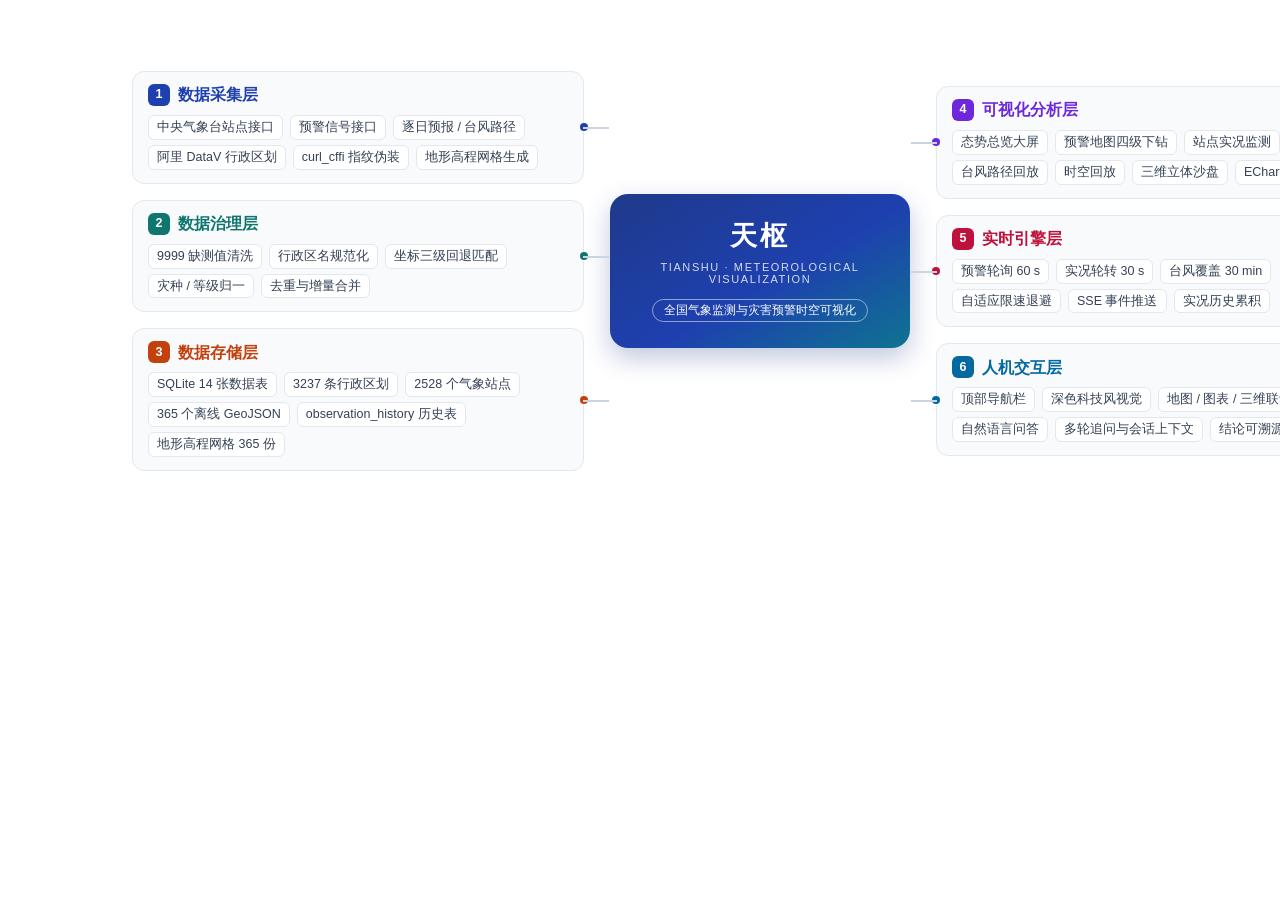
<file: docs/figures/fig1-mindmap.html>
<!doctype html>
<html lang="zh-CN">
<head>
<meta charset="utf-8">
<style>
  *{box-sizing:border-box;margin:0;padding:0}
  html,body{overflow:hidden}
  body{
    width:1520px;height:548px;background:#ffffff;
    font-family:"Microsoft YaHei","PingFang SC","Segoe UI",sans-serif;
    color:#1f2937;padding:26px 30px 22px;
  }
  .title{font-size:25px;font-weight:700;text-align:center;letter-spacing:1px}
  .sub{font-size:13px;color:#64748b;text-align:center;margin-top:6px;margin-bottom:24px}

  .map{display:flex;align-items:center;justify-content:center;height:490px}
  .col{display:flex;flex-direction:column;justify-content:center;gap:16px;width:452px}
  .col.right{width:452px}

  /* root */
  .root{
    width:300px;flex:0 0 auto;margin:0 26px;
    border-radius:18px;padding:26px 20px;text-align:center;
    background:linear-gradient(150deg,#1e3a8a 0%,#1e40af 55%,#0e7490 100%);
    color:#fff;box-shadow:0 10px 26px rgba(30,58,138,.28);
  }
  .root .zh{font-size:27px;font-weight:800;letter-spacing:3px;line-height:1.25}
  .root .en{font-size:11px;letter-spacing:1.6px;opacity:.82;margin-top:8px}
  .root .tag{display:inline-block;margin-top:14px;font-size:11.5px;padding:3px 11px;
    border:1px solid rgba(255,255,255,.5);border-radius:20px}

  /* branch card */
  .card{
    background:#f8fafc;border:1px solid #e2e8f0;border-radius:12px;
    padding:12px 15px 13px;position:relative;
  }
  .card::after{
    content:"";position:absolute;top:50%;height:2px;background:#cbd5e1;
  }
  .col.left .card::after{right:-26px;width:26px}
  .col.right .card::after{left:-26px;width:26px}
  .card::before{
    content:"";position:absolute;top:calc(50% - 4px);width:8px;height:8px;
    border-radius:50%;
  }
  .col.left .card::before{right:-5px}
  .col.right .card::before{left:-5px}

  .card h3{font-size:16px;font-weight:700;line-height:1.2;display:flex;align-items:center;gap:8px}
  .card h3 .idx{
    width:22px;height:22px;border-radius:6px;color:#fff;font-size:12.5px;
    display:inline-flex;align-items:center;justify-content:center;font-weight:700;flex:0 0 auto;
  }
  .card ul{margin-top:9px;display:flex;flex-wrap:wrap;gap:5px 7px}
  .card li{
    list-style:none;font-size:12.5px;line-height:1.35;color:#334155;
    background:#fff;border:1px solid #e2e8f0;border-radius:6px;padding:3px 8px;
  }
  .c1 .idx{background:#1e40af}.c1 h3{color:#1e40af}.c1::before{background:#1e40af}
  .c2 .idx{background:#0f766e}.c2 h3{color:#0f766e}.c2::before{background:#0f766e}
  .c3 .idx{background:#c2410c}.c3 h3{color:#c2410c}.c3::before{background:#c2410c}
  .c4 .idx{background:#6d28d9}.c4 h3{color:#6d28d9}.c4::before{background:#6d28d9}
  .c5 .idx{background:#be123c}.c5 h3{color:#be123c}.c5::before{background:#be123c}
  .c6 .idx{background:#0369a1}.c6 h3{color:#0369a1}.c6::before{background:#0369a1}
</style>
</head>
<body>
  <div class="map">
    <div class="col left">
      <div class="card c1">
        <h3><span class="idx">1</span>数据采集层</h3>
        <ul>
          <li>中央气象台站点接口</li><li>预警信号接口</li>
          <li>逐日预报 / 台风路径</li><li>阿里 DataV 行政区划</li>
          <li>curl_cffi 指纹伪装</li><li>地形高程网格生成</li>
        </ul>
      </div>
      <div class="card c2">
        <h3><span class="idx">2</span>数据治理层</h3>
        <ul>
          <li>9999 缺测值清洗</li><li>行政区名规范化</li>
          <li>坐标三级回退匹配</li><li>灾种 / 等级归一</li>
          <li>去重与增量合并</li>
        </ul>
      </div>
      <div class="card c3">
        <h3><span class="idx">3</span>数据存储层</h3>
        <ul>
          <li>SQLite 14 张数据表</li><li>3237 条行政区划</li>
          <li>2528 个气象站点</li><li>365 个离线 GeoJSON</li>
          <li>observation_history 历史表</li><li>地形高程网格 365 份</li>
        </ul>
      </div>
    </div>

    <div class="root">
      <div class="zh">天枢</div>
      <div class="en">TIANSHU · METEOROLOGICAL VISUALIZATION</div>
      <div class="tag">全国气象监测与灾害预警时空可视化</div>
    </div>

    <div class="col right">
      <div class="card c4">
        <h3><span class="idx">4</span>可视化分析层</h3>
        <ul>
          <li>态势总览大屏</li><li>预警地图四级下钻</li>
          <li>站点实况监测</li><li>台风路径回放</li>
          <li>时空回放</li><li>三维立体沙盘</li>
          <li>ECharts + Three.js</li>
        </ul>
      </div>
      <div class="card c5">
        <h3><span class="idx">5</span>实时引擎层</h3>
        <ul>
          <li>预警轮询 60 s</li><li>实况轮转 30 s</li>
          <li>台风覆盖 30 min</li><li>自适应限速退避</li>
          <li>SSE 事件推送</li><li>实况历史累积</li>
        </ul>
      </div>
      <div class="card c6">
        <h3><span class="idx">6</span>人机交互层</h3>
        <ul>
          <li>顶部导航栏</li><li>深色科技风视觉</li>
          <li>地图 / 图表 / 三维联动</li><li>自然语言问答</li>
          <li>多轮追问与会话上下文</li><li>结论可溯源到 SQL</li>
        </ul>
      </div>
    </div>
  </div>
</body>
</html>
</file>
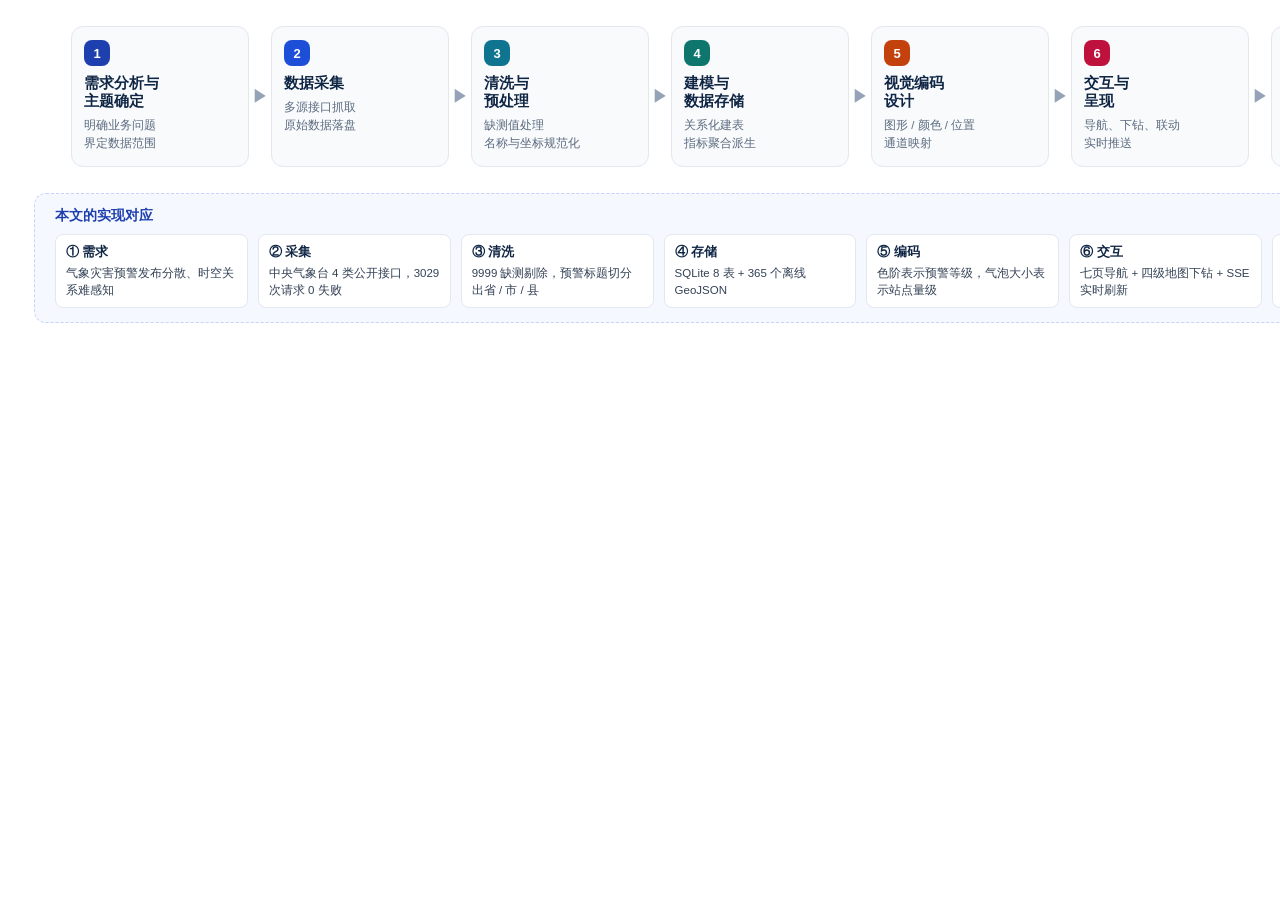
<file: docs/figures/fig2-pipeline.html>
<!doctype html>
<html lang="zh-CN">
<head>
<meta charset="utf-8">
<style>
  *{box-sizing:border-box;margin:0;padding:0}
  html,body{overflow:hidden}
  body{
    width:1520px;height:490px;background:#ffffff;
    font-family:"Microsoft YaHei","PingFang SC","Segoe UI",sans-serif;
    color:#1f2937;padding:26px 34px 20px;
  }
  .title{font-size:25px;font-weight:700;text-align:center;letter-spacing:1px}
  .sub{font-size:13px;color:#64748b;text-align:center;margin-top:6px;margin-bottom:26px}

  .flow{display:flex;align-items:stretch;justify-content:center}
  .step{
    width:178px;flex:0 0 auto;border-radius:12px;padding:13px 12px 13px;
    background:#f8fafc;border:1px solid #e2e8f0;position:relative;
  }
  .step .num{
    width:26px;height:26px;border-radius:8px;background:#1e40af;color:#fff;
    font-size:13px;font-weight:700;display:flex;align-items:center;justify-content:center;
    margin-bottom:8px;
  }
  .step h3{font-size:14.5px;font-weight:700;line-height:1.25;color:#0f2544}
  .step p{font-size:11.5px;line-height:1.55;color:#5b6b7f;margin-top:7px}
  .arrow{
    width:22px;flex:0 0 auto;display:flex;align-items:center;justify-content:center;
    color:#94a3b8;font-size:17px;
  }
  .s1 .num{background:#1e40af}
  .s2 .num{background:#1d4ed8}
  .s3 .num{background:#0e7490}
  .s4 .num{background:#0f766e}
  .s5 .num{background:#c2410c}
  .s6 .num{background:#be123c}
  .s7 .num{background:#6d28d9}

  .band{
    margin-top:26px;border:1px dashed #c7d2fe;background:#f5f8ff;border-radius:12px;
    padding:13px 20px 14px;
  }
  .band .bt{font-size:13.5px;font-weight:700;color:#1e40af;margin-bottom:9px}
  .band .row{display:flex;gap:10px}
  .band .cell{
    flex:1;background:#fff;border:1px solid #e2e8f0;border-radius:8px;
    padding:8px 10px;font-size:11.5px;line-height:1.5;color:#334155;
  }
  .band .cell b{display:block;color:#0f2544;font-size:12.5px;margin-bottom:3px}
</style>
</head>
<body>
  <div class="flow">
    <div class="step s1"><div class="num">1</div><h3>需求分析与<br>主题确定</h3><p>明确业务问题<br>界定数据范围</p></div>
    <div class="arrow">&#9654;</div>
    <div class="step s2"><div class="num">2</div><h3>数据采集</h3><p>多源接口抓取<br>原始数据落盘</p></div>
    <div class="arrow">&#9654;</div>
    <div class="step s3"><div class="num">3</div><h3>清洗与<br>预处理</h3><p>缺测值处理<br>名称与坐标规范化</p></div>
    <div class="arrow">&#9654;</div>
    <div class="step s4"><div class="num">4</div><h3>建模与<br>数据存储</h3><p>关系化建表<br>指标聚合派生</p></div>
    <div class="arrow">&#9654;</div>
    <div class="step s5"><div class="num">5</div><h3>视觉编码<br>设计</h3><p>图形 / 颜色 / 位置<br>通道映射</p></div>
    <div class="arrow">&#9654;</div>
    <div class="step s6"><div class="num">6</div><h3>交互与<br>呈现</h3><p>导航、下钻、联动<br>实时推送</p></div>
    <div class="arrow">&#9654;</div>
    <div class="step s7"><div class="num">7</div><h3>评估与<br>迭代</h3><p>可用性验证<br>方案迭代优化</p></div>
  </div>

  <div class="band">
    <div class="bt">本文的实现对应</div>
    <div class="row">
      <div class="cell"><b>① 需求</b>气象灾害预警发布分散、时空关系难感知</div>
      <div class="cell"><b>② 采集</b>中央气象台 4 类公开接口，3029 次请求 0 失败</div>
      <div class="cell"><b>③ 清洗</b>9999 缺测剔除，预警标题切分出省 / 市 / 县</div>
      <div class="cell"><b>④ 存储</b>SQLite 8 表 + 365 个离线 GeoJSON</div>
      <div class="cell"><b>⑤ 编码</b>色阶表示预警等级，气泡大小表示站点量级</div>
      <div class="cell"><b>⑥ 交互</b>七页导航 + 四级地图下钻 + SSE 实时刷新</div>
      <div class="cell"><b>⑦ 评估</b>问答回归 21/21，覆盖率 99.9%</div>
    </div>
  </div>
</body>
</html>
</file>
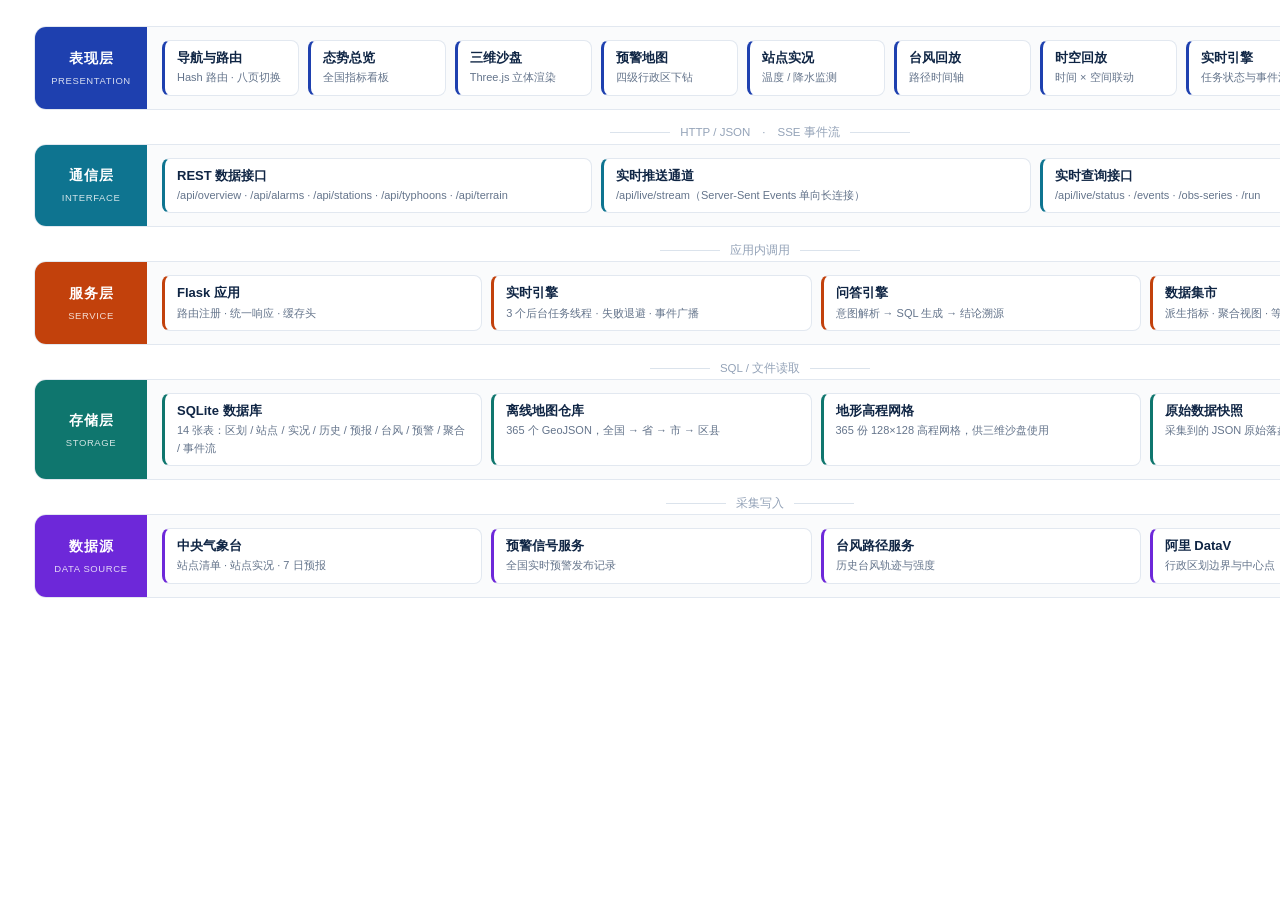
<file: docs/figures/fig3-architecture.html>
<!doctype html>
<html lang="zh-CN">
<head>
<meta charset="utf-8">
<style>
  *{box-sizing:border-box;margin:0;padding:0}
  html,body{overflow:hidden}
  body{
    width:1520px;height:740px;background:#ffffff;
    font-family:"Microsoft YaHei","PingFang SC","Segoe UI",sans-serif;
    color:#1f2937;padding:26px 34px 20px;
  }
  .title{font-size:25px;font-weight:700;text-align:center;letter-spacing:1px}
  .sub{font-size:13px;color:#64748b;text-align:center;margin-top:6px;margin-bottom:22px}

  .layer{display:flex;align-items:stretch;margin-bottom:12px;border-radius:12px;overflow:hidden;border:1px solid #e2e8f0}
  .lbl{
    width:112px;flex:0 0 auto;display:flex;flex-direction:column;align-items:center;justify-content:center;
    color:#fff;font-size:14px;font-weight:700;letter-spacing:1px;line-height:1.5;text-align:center;padding:6px 4px;
  }
  .lbl small{font-size:9.5px;letter-spacing:.6px;opacity:.82;font-weight:400;margin-top:5px}
  .mods{flex:1;display:flex;flex-wrap:wrap;gap:9px;padding:13px 15px;background:#fafbfc;align-content:center}
  .mod{
    background:#fff;border:1px solid #e2e8f0;border-left-width:3px;border-radius:8px;
    padding:8px 12px;font-size:12.5px;line-height:1.4;color:#25324a;flex:1;min-width:0;
  }
  .mod b{display:block;font-size:13px;color:#0f2544;margin-bottom:2px}
  .mod span{font-size:11px;color:#64748b}

  .L1 .lbl{background:#1e40af}.L1 .mod{border-left-color:#1e40af}
  .L2 .lbl{background:#0e7490}.L2 .mod{border-left-color:#0e7490}
  .L3 .lbl{background:#c2410c}.L3 .mod{border-left-color:#c2410c}
  .L4 .lbl{background:#0f766e}.L4 .mod{border-left-color:#0f766e}
  .L5 .lbl{background:#6d28d9}.L5 .mod{border-left-color:#6d28d9}

  .sep{display:flex;align-items:center;justify-content:center;gap:10px;height:22px;color:#94a3b8;font-size:11.5px}
  .sep i{display:block;width:60px;height:1px;background:#dbe3ec}
</style>
</head>
<body>
  <div class="layer L1">
    <div class="lbl">表现层<small>PRESENTATION</small></div>
    <div class="mods">
      <div class="mod"><b>导航与路由</b><span>Hash 路由 · 八页切换</span></div>
      <div class="mod"><b>态势总览</b><span>全国指标看板</span></div>
      <div class="mod"><b>三维沙盘</b><span>Three.js 立体渲染</span></div>
      <div class="mod"><b>预警地图</b><span>四级行政区下钻</span></div>
      <div class="mod"><b>站点实况</b><span>温度 / 降水监测</span></div>
      <div class="mod"><b>台风回放</b><span>路径时间轴</span></div>
      <div class="mod"><b>时空回放</b><span>时间 × 空间联动</span></div>
      <div class="mod"><b>实时引擎</b><span>任务状态与事件流</span></div>
      <div class="mod"><b>智能问答</b><span>自然语言查询</span></div>
    </div>
  </div>

  <div class="sep"><i></i>HTTP / JSON　·　SSE 事件流<i></i></div>

  <div class="layer L2">
    <div class="lbl">通信层<small>INTERFACE</small></div>
    <div class="mods">
      <div class="mod"><b>REST 数据接口</b><span>/api/overview · /api/alarms · /api/stations · /api/typhoons · /api/terrain</span></div>
      <div class="mod"><b>实时推送通道</b><span>/api/live/stream（Server-Sent Events 单向长连接）</span></div>
      <div class="mod"><b>实时查询接口</b><span>/api/live/status · /events · /obs-series · /run</span></div>
    </div>
  </div>

  <div class="sep"><i></i>应用内调用<i></i></div>

  <div class="layer L3">
    <div class="lbl">服务层<small>SERVICE</small></div>
    <div class="mods">
      <div class="mod"><b>Flask 应用</b><span>路由注册 · 统一响应 · 缓存头</span></div>
      <div class="mod"><b>实时引擎</b><span>3 个后台任务线程 · 失败退避 · 事件广播</span></div>
      <div class="mod"><b>问答引擎</b><span>意图解析 → SQL 生成 → 结论溯源</span></div>
      <div class="mod"><b>数据集市</b><span>派生指标 · 聚合视图 · 等级映射</span></div>
    </div>
  </div>

  <div class="sep"><i></i>SQL / 文件读取<i></i></div>

  <div class="layer L4">
    <div class="lbl">存储层<small>STORAGE</small></div>
    <div class="mods">
      <div class="mod"><b>SQLite 数据库</b><span>14 张表：区划 / 站点 / 实况 / 历史 / 预报 / 台风 / 预警 / 聚合 / 事件流</span></div>
      <div class="mod"><b>离线地图仓库</b><span>365 个 GeoJSON，全国 → 省 → 市 → 区县</span></div>
      <div class="mod"><b>地形高程网格</b><span>365 份 128×128 高程网格，供三维沙盘使用</span></div>
      <div class="mod"><b>原始数据快照</b><span>采集到的 JSON 原始落盘，便于复现</span></div>
    </div>
  </div>

  <div class="sep"><i></i>采集写入<i></i></div>

  <div class="layer L5">
    <div class="lbl">数据源<small>DATA SOURCE</small></div>
    <div class="mods">
      <div class="mod"><b>中央气象台</b><span>站点清单 · 站点实况 · 7 日预报</span></div>
      <div class="mod"><b>预警信号服务</b><span>全国实时预警发布记录</span></div>
      <div class="mod"><b>台风路径服务</b><span>历史台风轨迹与强度</span></div>
      <div class="mod"><b>阿里 DataV</b><span>行政区划边界与中心点</span></div>
    </div>
  </div>
</body>
</html>
</file>
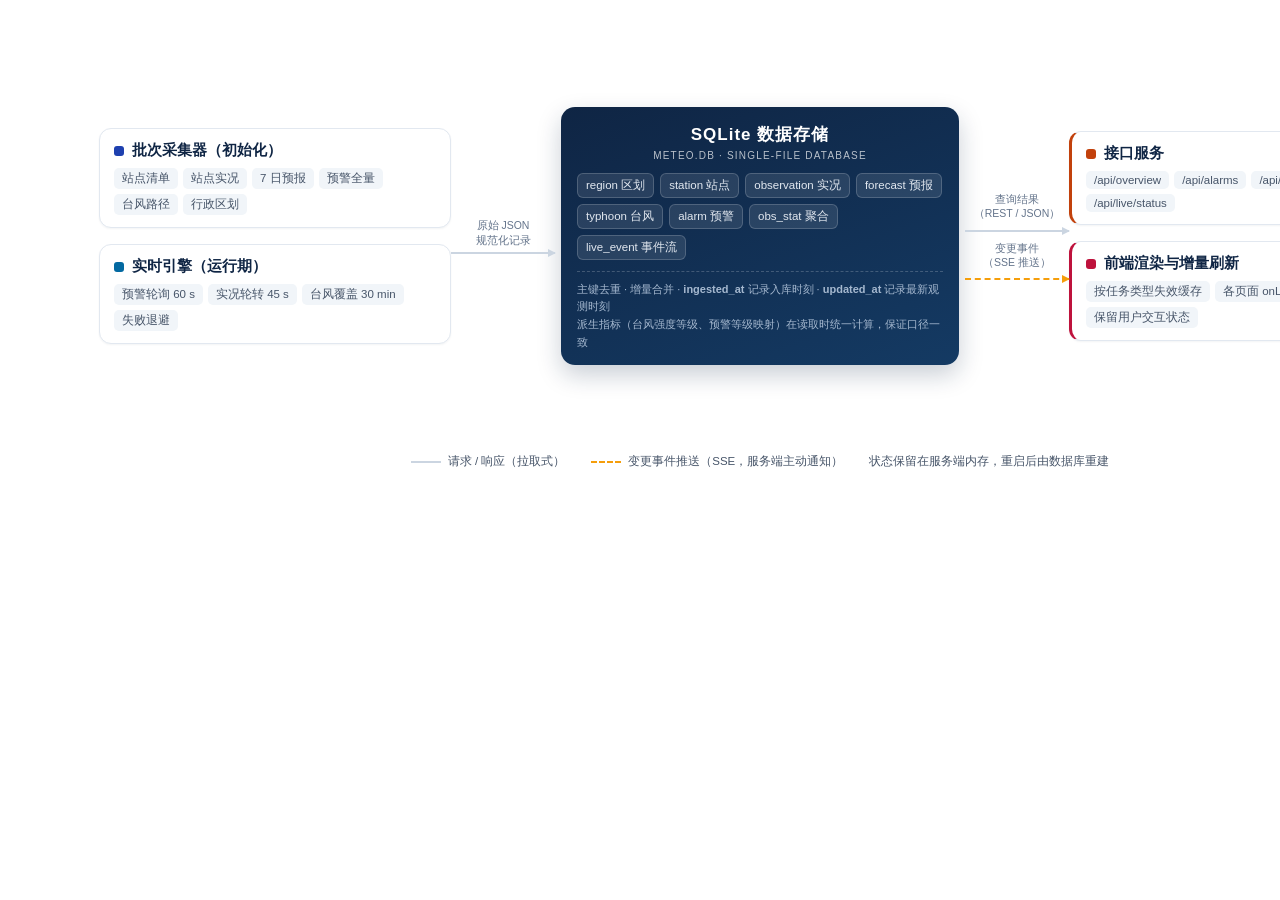
<file: docs/figures/fig4-dataflow.html>
<!doctype html>
<html lang="zh-CN">
<head>
<meta charset="utf-8">
<style>
  *{box-sizing:border-box;margin:0;padding:0}
  html,body{overflow:hidden}
  body{
    width:1520px;height:532px;background:#ffffff;
    font-family:"Microsoft YaHei","PingFang SC","Segoe UI",sans-serif;
    color:#1f2937;padding:26px 34px 18px;
  }
  .title{font-size:25px;font-weight:700;text-align:center;letter-spacing:1px}
  .sub{font-size:13px;color:#64748b;text-align:center;margin-top:6px;margin-bottom:22px}

  .dfd{display:flex;align-items:center;justify-content:center;height:420px}

  .side{width:352px;display:flex;flex-direction:column;gap:16px}
  .node{
    border-radius:12px;padding:12px 14px;border:1px solid #e2e8f0;background:#fff;
    box-shadow:0 1px 2px rgba(15,37,68,.05);
  }
  .node .hd{display:flex;align-items:center;gap:8px;font-size:14.5px;font-weight:700;color:#0f2544}
  .node .hd i{
    width:10px;height:10px;border-radius:3px;flex:0 0 auto;
  }
  .node ul{margin-top:8px;display:flex;flex-wrap:wrap;gap:5px}
  .node li{
    list-style:none;font-size:11.5px;color:#475569;background:#f1f5f9;
    border-radius:5px;padding:3px 8px;
  }
  .p1 .hd i{background:#1e40af}.p2 .hd i{background:#0369a1}
  .c1 .hd i{background:#c2410c}.c2 .hd i{background:#be123c}
  .side.right .node{border-left:3px solid #c2410c}
  .side.right .node.c2{border-left-color:#be123c}

  .store{
    width:398px;flex:0 0 auto;margin:0 6px;border-radius:14px;padding:16px 16px 14px;
    background:linear-gradient(160deg,#0f2544 0%,#143a63 100%);color:#fff;
    box-shadow:0 10px 24px rgba(15,37,68,.22);
  }
  .store h3{font-size:17px;font-weight:800;letter-spacing:1px;text-align:center}
  .store .en{font-size:10px;text-align:center;opacity:.7;letter-spacing:1.2px;margin-top:4px;margin-bottom:12px}
  .store .grid{display:flex;flex-wrap:wrap;gap:6px}
  .store .t{
    font-size:11.5px;background:rgba(255,255,255,.1);border:1px solid rgba(255,255,255,.18);
    border-radius:6px;padding:4px 8px;color:#e2e8f0;
  }
  .store .meta{margin-top:11px;font-size:11px;line-height:1.6;color:#a5b8cf;
    border-top:1px dashed rgba(255,255,255,.2);padding-top:9px}

  .arrow{width:104px;flex:0 0 auto;display:flex;flex-direction:column;align-items:center;gap:5px}
  .arrow .cap{font-size:10.5px;color:#64748b;text-align:center;line-height:1.35}
  .arrow .ln{width:100%;height:0;border-top:2px solid #cbd5e1;position:relative}
  .arrow .ln::after{
    content:"";position:absolute;right:-1px;top:-5px;
    border-left:8px solid #cbd5e1;border-top:4px solid transparent;border-bottom:4px solid transparent;
  }
  .arrow.live .ln{border-top-style:dashed;border-top-color:#f59e0b}
  .arrow.live .ln::after{border-left-color:#f59e0b}
  .arrow.live .cap{color:#b45309}
  .arrow .stack{display:flex;flex-direction:column;gap:9px;align-items:center;width:100%}
  .arrow .ln.live-dash{
    border-top:2px dashed #f59e0b;
  }
  .arrow .ln.live-dash::after{border-left-color:#f59e0b}

  .legend{
    margin-top:8px;display:flex;gap:26px;justify-content:center;align-items:center;
    font-size:11.5px;color:#475569;
  }
  .legend span{display:flex;align-items:center;gap:7px}
  .legend .k{display:inline-block;width:30px;height:0;border-top:2px solid #cbd5e1}
  .legend .k.dash{border-top-style:dashed;border-top-color:#f59e0b}
</style>
</head>
<body>
  <div class="dfd">
    <div class="side left">
      <div class="node p1">
        <div class="hd"><i></i>批次采集器（初始化）</div>
        <ul><li>站点清单</li><li>站点实况</li><li>7 日预报</li><li>预警全量</li><li>台风路径</li><li>行政区划</li></ul>
      </div>
      <div class="node p2">
        <div class="hd"><i></i>实时引擎（运行期）</div>
        <ul><li>预警轮询 60 s</li><li>实况轮转 45 s</li><li>台风覆盖 30 min</li><li>失败退避</li></ul>
      </div>
    </div>

    <div class="arrow">
      <div class="cap">原始 JSON<br>规范化记录</div>
      <div class="ln"></div>
    </div>

    <div class="store">
      <h3>SQLite 数据存储</h3>
      <div class="en">METEO.DB · SINGLE-FILE DATABASE</div>
      <div class="grid">
        <span class="t">region 区划</span><span class="t">station 站点</span>
        <span class="t">observation 实况</span><span class="t">forecast 预报</span>
        <span class="t">typhoon 台风</span><span class="t">alarm 预警</span>
        <span class="t">obs_stat 聚合</span><span class="t">live_event 事件流</span>
      </div>
      <div class="meta">
        主键去重 · 增量合并 · <b>ingested_at</b> 记录入库时刻 · <b>updated_at</b> 记录最新观测时刻<br>
        派生指标（台风强度等级、预警等级映射）在读取时统一计算，保证口径一致
      </div>
    </div>

    <div class="arrow">
      <div class="stack">
        <div class="cap">查询结果<br>（REST / JSON）</div>
        <div class="ln"></div>
        <div class="cap">变更事件<br>（SSE 推送）</div>
        <div class="ln live-dash"></div>
      </div>
    </div>

    <div class="side right">
      <div class="node c1">
        <div class="hd"><i></i>接口服务</div>
        <ul><li>/api/overview</li><li>/api/alarms</li><li>/api/stations</li><li>/api/live/status</li></ul>
      </div>
      <div class="node c2">
        <div class="hd"><i></i>前端渲染与增量刷新</div>
        <ul><li>按任务类型失效缓存</li><li>各页面 onLive() 钩子</li><li>保留用户交互状态</li></ul>
      </div>
    </div>
  </div>

  <div class="dfd" style="display:none"></div>

  <div class="legend">
    <span><i class="k"></i>请求 / 响应（拉取式）</span>
    <span><i class="k dash"></i>变更事件推送（SSE，服务端主动通知）</span>
    <span>状态保留在服务端内存，重启后由数据库重建</span>
  </div>
</body>
</html>
</file>
